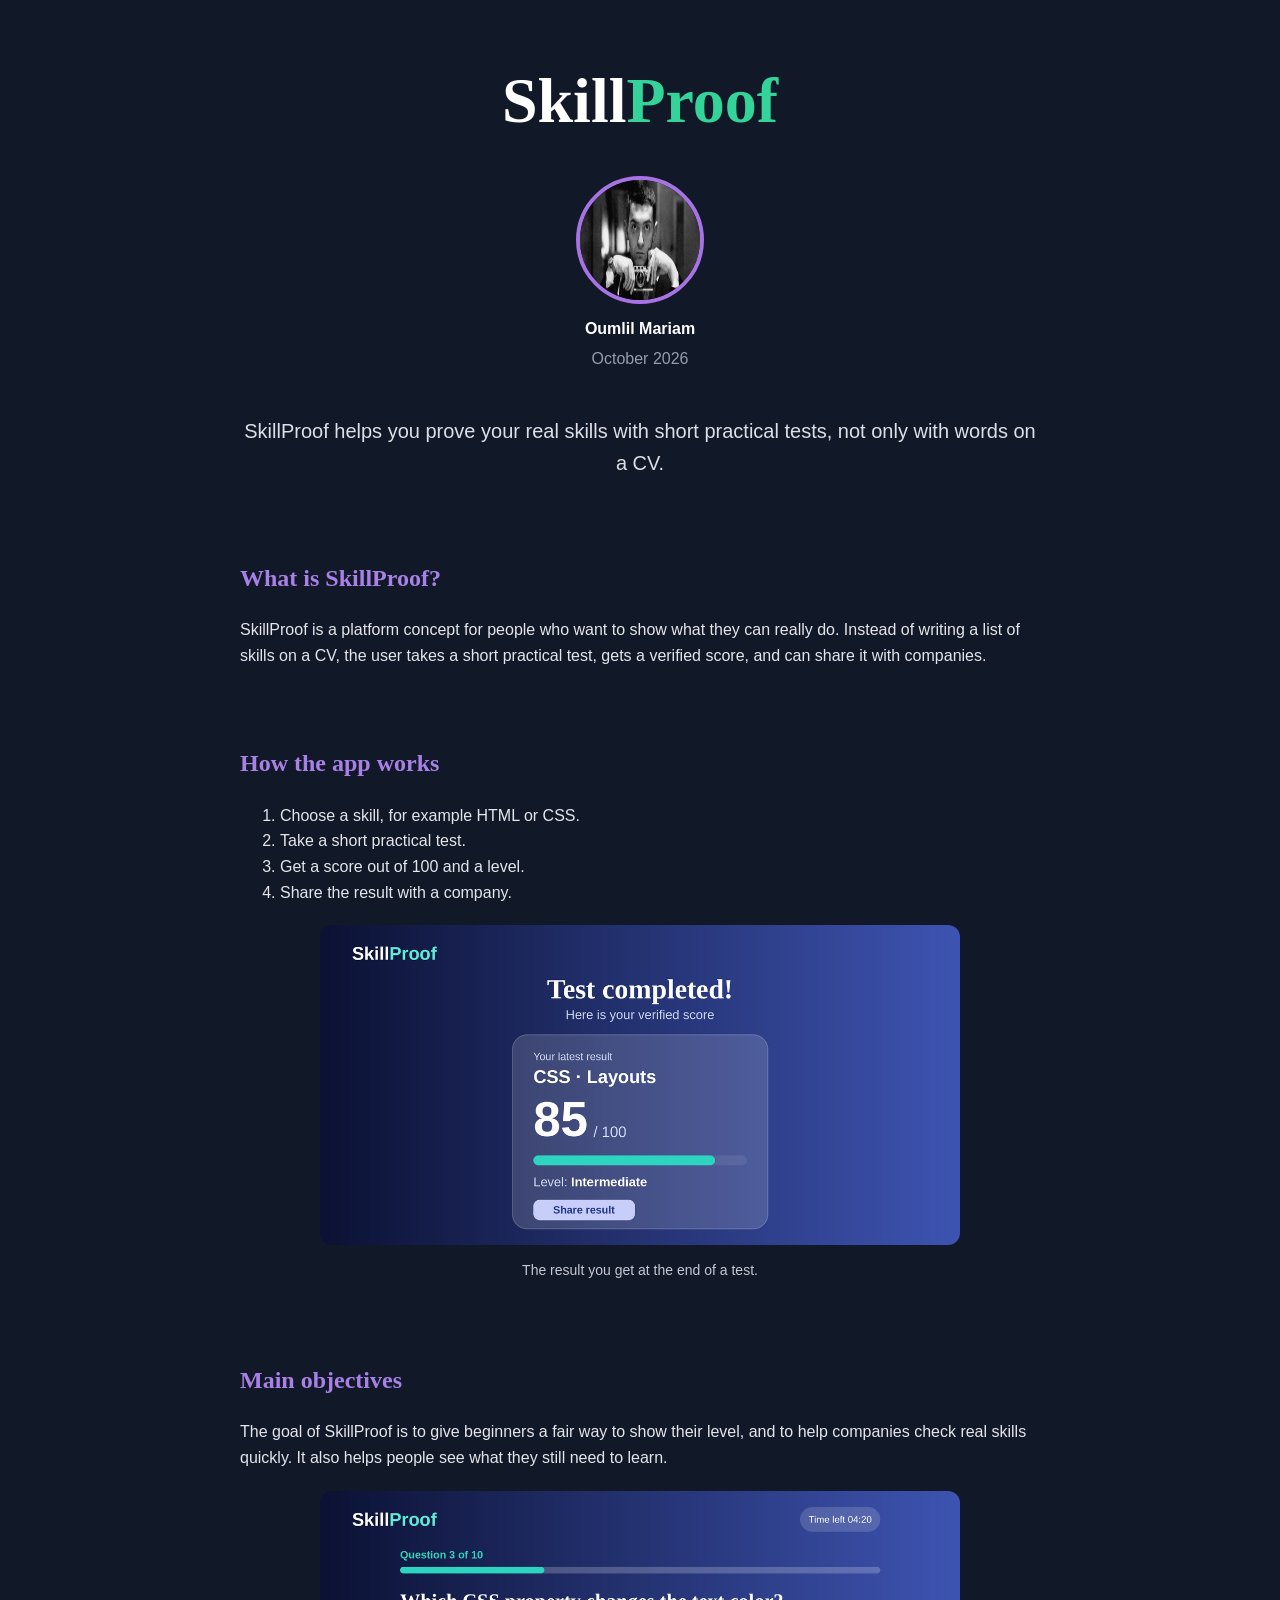
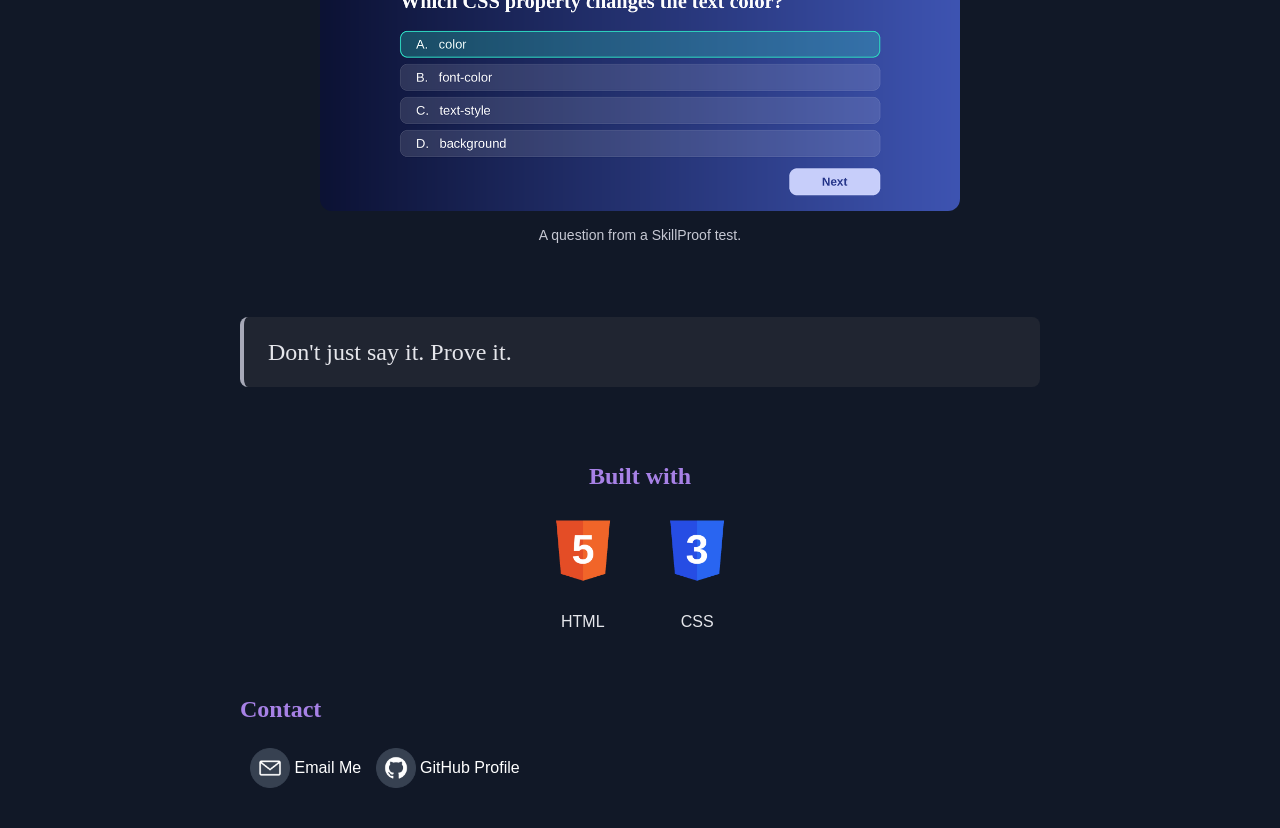
<file: index.html>
<!DOCTYPE html>
<html lang="en">
<head>
    <meta charset="UTF-8">
    <title>My Portfolio</title>
    <link rel="stylesheet" href="css/style.css">
</head>
<body>
    <article class="page">

        <header class="top">
            <h1>Skill<span class="green">Proof</span></h1>
            <img class="me" src="images/me.png" alt="my photo">
            <p><strong>Oumlil Mariam</strong></p>
            <p>October 2026</p>
        </header>
        <p class="intro">
            SkillProof helps you prove your real skills with short practical tests,
             not only with words on a CV.
        </p>

        <main>
            <section>
                <h2>What is SkillProof?</h2>
                <p>SkillProof is a platform concept for people who want to show what they can really do.
                     Instead of writing a list of skills on a CV, the user takes a short practical test,
                      gets a verified score, and can share it with companies.
                </p>
            </section>
            
            <section>
                <h2>How the app works</h2>
                <ol>
                    <li>Choose a skill, for example HTML or CSS.</li>
                    <li>Take a short practical test.</li>
                    <li>Get a score out of 100 and a level.</li>
                    <li>Share the result with a company.</li>
                </ol>
                <figure>
                    <img src="images/skillproof-result.png" alt="skillprof result page">
                    <figcaption>The result you get at the end of a test.</figcaption>
                </figure>
            </section>

            <section>
                <h2>Main objectives</h2>
                <p>The goal of SkillProof is to give beginners a fair way to show their level,
                     and to help companies check real skills quickly. 
                     It also helps people see what they still need to learn.
                </p>
                <figure>
                    <img src="images/skillproof-test.png" alt="skillproof test page">
                    <figcaption>A question from a SkillProof test.</figcaption>
                </figure>
            </section>

            <blockquote>Don't just say it. Prove it.</blockquote>

            <section class="built">
                <h2>Built with</h2>
                <div class="tech">
                    <img src="images/html.png" alt="HTML">
                    <p>HTML</p>
                </div>

                <div class="tech">
                    <img src="images/css.png" alt="CSS">
                    <p>CSS</p>
                </div>
            </section>

            <footer>
                <h2>Contact</h2>
                <div class="contact-links">
                    <a href="oumlilm9@gmail.com">
                        <img src="images/email.png" alt="email">
                        <span>Email Me</span>
                    </a>

                    <a href="https://github.com/Mer-ry7/S2_detail_article.git">
                        <img src="images/github.png" alt="github">
                        <span>GitHub Profile</span>
                    </a>
                </div>
            </footer>
        </main>
    </article>
</body>
</html>
</file>
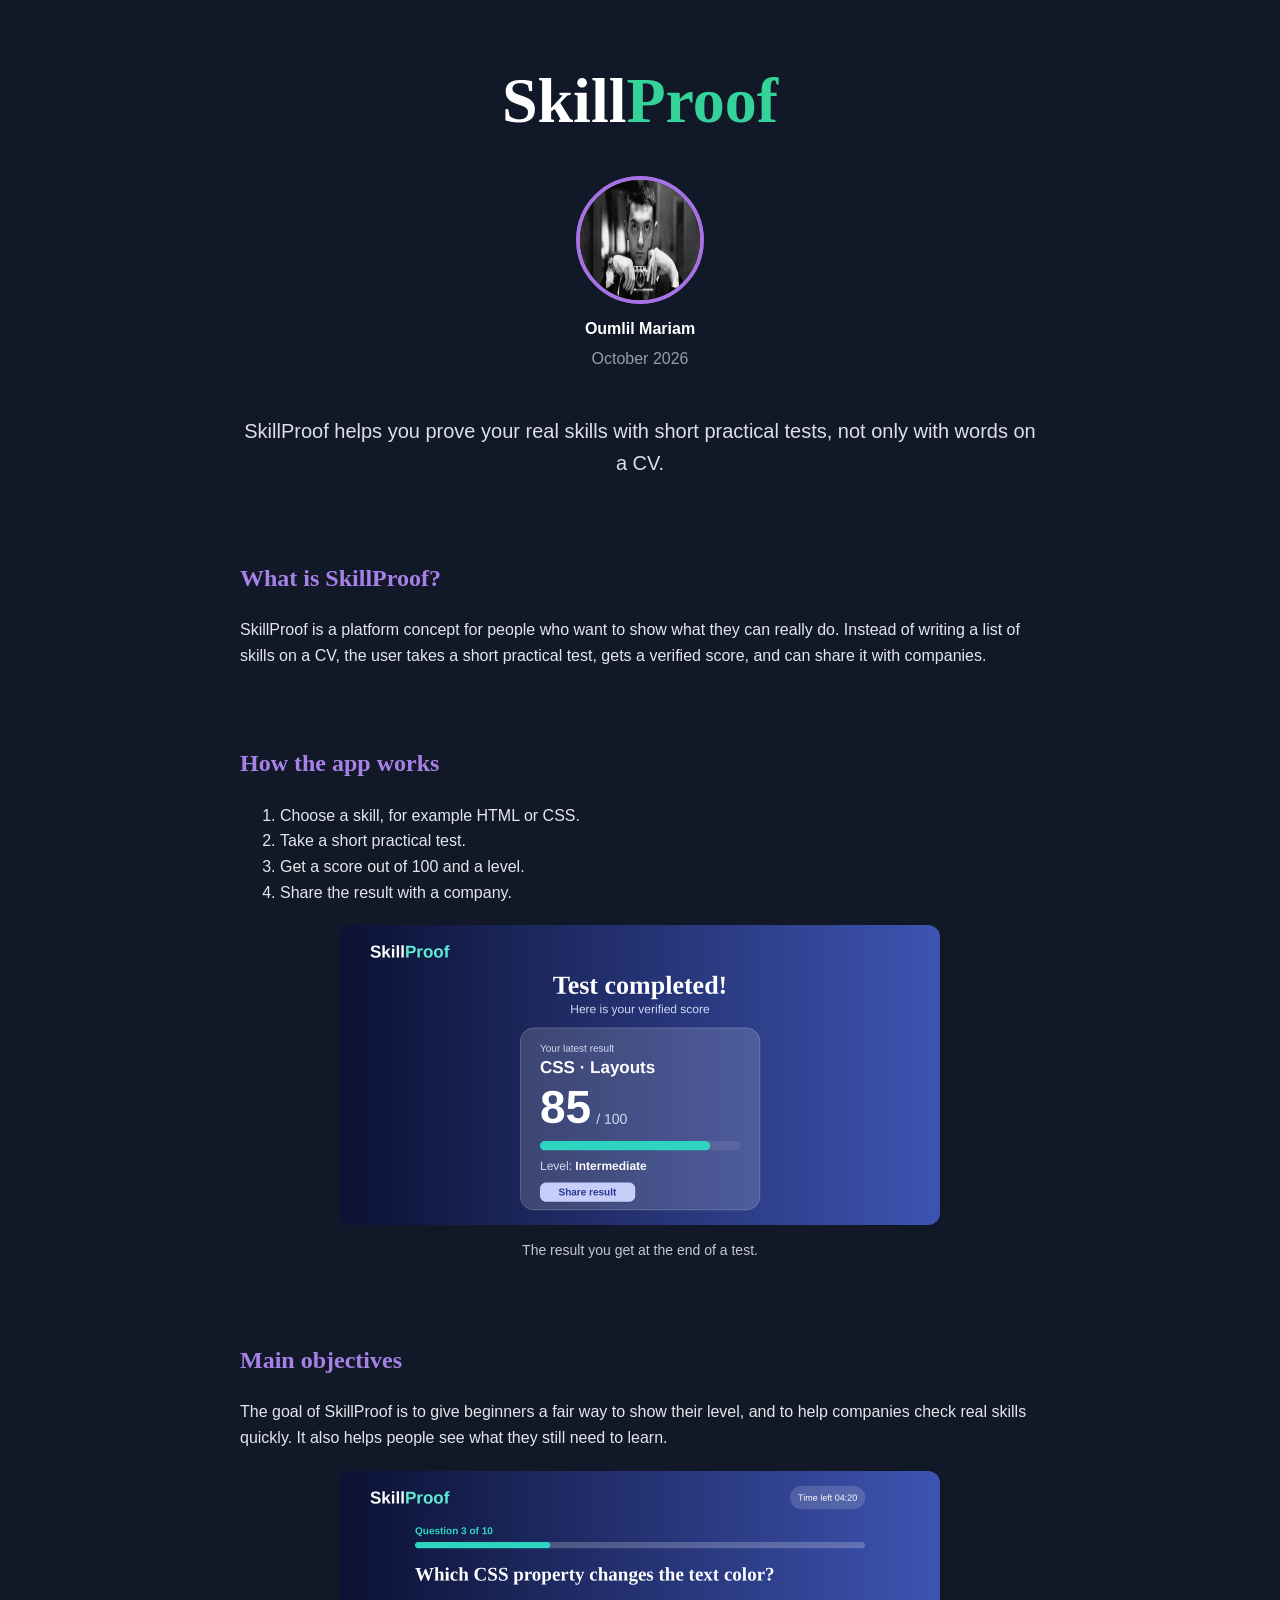
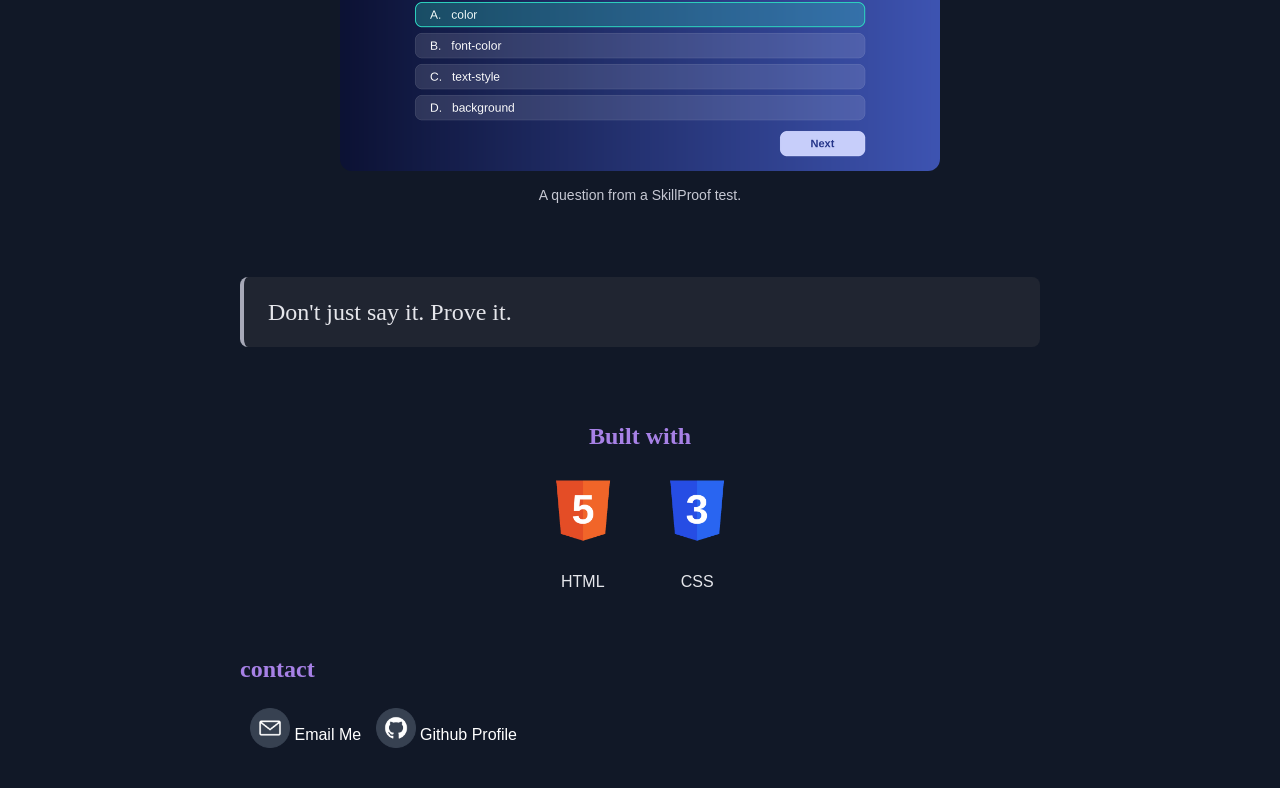
<file: mon portfolio/index.html>
<!DOCTYPE html>
<html lang="en">
<head>
    <meta charset="UTF-8">
    <title>Mon portfolio</title>
    <link rel="stylesheet" href="css/style.css">
</head>
<body>
    <article class="page">
        <header class="top">
            <h1>Skill<span class="green">Proof</span></h1>
            <img class="me" src="images/me.png" alt="My photo">
            <p><strong>Oumlil Mariam</strong></p>
            <p>October 2026</p>
        </header>
        <p class="intro">SkillProof helps you prove your real skills with short practical tests, 
            not only with words on a CV.
        </p>

        <main>
            <section>
                <h2>What is SkillProof?</h2>
                <p>SkillProof is a platform concept for people who want to show what they can really do. 
                    Instead of writing a list of skills on a CV, the user takes a short practical test,
                    gets a verified score, and can share it with companies.
                </p>
            </section>

            <section>
                <h2>How the app works</h2>
                <ol>
                    <li>Choose a skill, for example HTML or CSS.</li>
                    <li>Take a short practical test.</li>
                    <li>Get a score out of 100 and a level.</li>
                    <li>Share the result with a company.</li>
                </ol>
                
                <figure>
                    <img src="images/skillproof-result.png" alt="skillproof result page">
                    <figcaption>The result you get at the end of a test.</figcaption>
                </figure>
            </section>

            <section>
                <h2>Main objectives</h2>
                <p>The goal of SkillProof is to give beginners a fair way to show their level, 
                    and to help companies check real skills quickly. 
                    It also helps people see what they still need to learn.
                </p>

                <figure>
                    <img src="images/skillproof-test.png" alt="skillproof test page">
                    <figcaption>A question from a SkillProof test.</figcaption>
                </figure>
            </section>

            <blockquote>Don't just say it. Prove it.</blockquote>

            <section class="built">
                <h2>Built with</h2>
                <div class="tech">
                    <img src="images/html.png" alt="HTML">
                    <p>HTML</p>
                </div>

                <div class="tech">
                    <img src="images/css.png" alt="CSS">
                    <p>CSS</p>
                </div>
            </section>

            <footer>
                <h2>contact</h2>
                <div class="contact-links">
                    <a href="oumlimari@gmail.com">
                        <img src="images/email.png" alt="Email">
                        <span>Email Me</span>
                    </a>

                    <a href="https://github.com/Mer-ry7/Prototype_portfolio.git">
                        <img src="images/github.png" alt="Github">
                        <span>Github Profile</span>
                    </a>
                </div>
            </footer>
        </main>
    </article>
    
</body>
</html>
</file>
<file: css/style.css>
body{
    margin: 0;
    color: #e5e6eb;
    background: #111827 ;
    font-family: arial, sans-serif;
    line-height: 1.6;
}

.page{
    max-width: 800px;
    margin: 0 auto;
    padding: 0 24px 40px;
}

.top{
    padding: 50px 0 20px;
    text-align: center;
}

h1{
    margin: 0 0 24px;
    color: white;
    font-family: Georgia, serif;
    font-size: 64px;
}

.green{
    color:#34d399;
}

.me{
    width: 120px;
    height: 120px;
    border: 4px solid #a772e4;
    border-radius: 50%;
}

.top p {
    margin: 4px 0;
    color: rgb(149, 156, 170);
}

.top strong {
    color: white;
}

.intro {
    padding-bottom: 20px;
    color: #dedfe7;
    font-size: 20px;
    text-align: center;
}

section {
    padding: 20px 0;
}


h2 {
    color: #a781e6;
    font-family: Georgia, serif;
}

figure {
    margin: 20px 0;
    text-align: center;
} 
figure img {
    width: 80%;
    max-width: 600%;
    border-radius: 12px;
}

figcaption{
    margin-top: 6px;
    color: #c6c8d3;
    font-size: 14px;
}

blockquote {
    margin: 30px 0;
    padding: 16px 24px;
    border-left: 4px solid #a7a9b8;
    background: #202531;
    border-radius: 8px;
    font-size: 24px;
    font-family: Georgia, serif;
}

.built {
    text-align: center;
}

.tech {
    display: inline-block;
    margin: 0 20px;
}

.tech img {
    width: 70px;
}

.contact-links a {
    color: white;
    text-decoration: none;
}

.contact-links img {
    width: 40px;
    margin-left: 10px;
    vertical-align: middle;
}
</file>
<file: mon portfolio/css/style.css>
body{
    margin: 0;
    color: #e5e6eb;
    background: #111827;
    font-family: Arial, sans-serif;
    line-height: 1.6;
}

.page{
    max-width: 800px;
    margin: 0 auto;
    padding: 0 24px 40px;
}

.top{
    padding: 50px 0 20px;
    text-align: center;
}

h1{
    margin: 0 0 24px;
    color: white;
    font-family: Georgia, serif;
    font-size: 64px;
}

.green{
    color: #34d399;
}

.me{
    width: 120px;
    height: 120px;
    border: 4px solid #a772e4;
    border-radius: 50%;
}

.top p{
    margin: 4px 0;
    color: rgb(149, 156, 170);
}

.top strong{
    color: white;
}

.intro{
    padding-bottom: 20px;
    color: #dedfe7;
    font-size: 20px;
    text-align: center;
}

section{
    padding: 20px 0;
}

h2{
    color: #a781e6;
    font-family: Georgia, serif;
}

figure{
    margin: 20px 0;
    text-align: center;
}

figure img{
    width: 100%;
    max-width: 600px;
    border-radius: 12px;
}

figcaption{
    margin-top: 6px;
    font-size: 14px;
    color: #c6c8d3;
}

blockquote{
    margin: 30px 0;
    padding: 16px 24px;
    background: #202531;
    border-left: 4px solid #a7a9b8;
    border-radius: 8px;
    font-size: 24px;
    font-family: Georgia, serif;
}

.built{
    text-align: center;
}

.tech{
    display: inline-block;
    margin: 0 20px;
}

.tech img{
    width: 70px;
}

.contact-links a{
    color: white;
    text-decoration: none;
}

.contact-links img{
    width: 40px;
    margin-left: 10px;
    margin-bottom: -8px;
}
</file>
